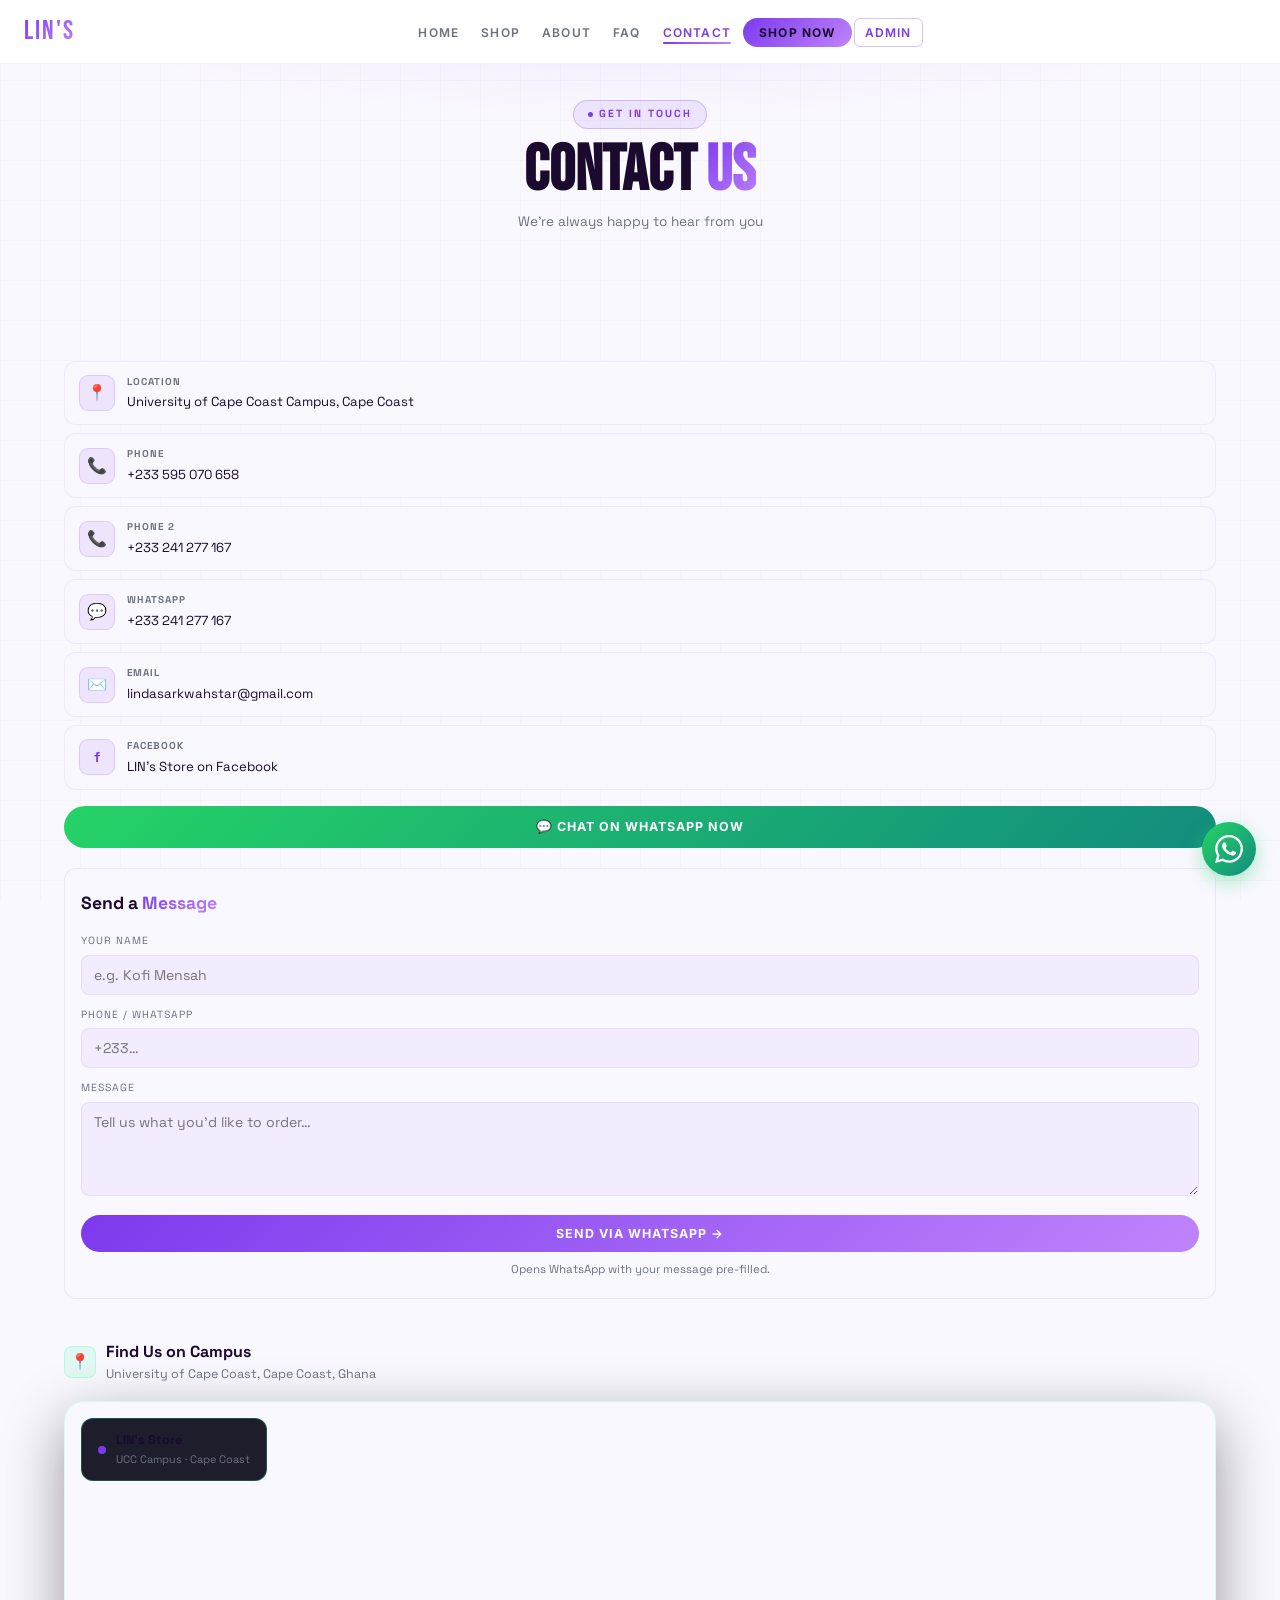
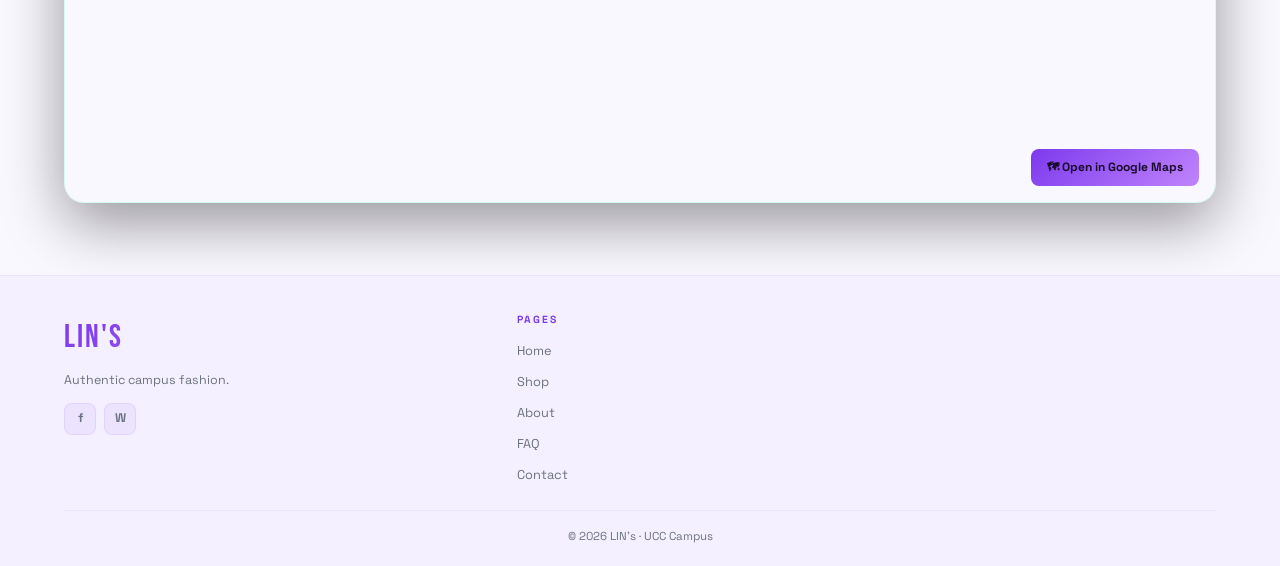
<file: contact.html>
<!DOCTYPE html>
<html lang="en">
<head>
<meta charset="UTF-8"/><meta name="viewport" content="width=device-width, initial-scale=1.0"/>
<title>Contact — LIN's Fashion</title>
<link rel="stylesheet" href="style.css"/>
</head>
<body>
<div class="bg-grid"></div>
<nav class="navbar" id="navbar">
  <a href="index.html" class="nav-logo">LIN's</a>
  <ul class="nav-links">
    <li><a href="index.html">Home</a></li><li><a href="shop.html">Shop</a></li>
    <li><a href="about.html">About</a></li><li><a href="faq.html">FAQ</a></li>
    <li><a href="contact.html" class="active">Contact</a></li>
    <li><a href="shop.html" class="nav-cta-link">Shop Now</a></li>
    <li><a href="admin.html" class="nav-admin-link" onclick="return confirm('Admin only?')">Admin</a></li>
  </ul>
  <div class="nav-right"><button class="hamburger" id="ham" onclick="toggleMenu()"><span></span><span></span><span></span></button></div>
</nav>
<ul class="nav-drawer" id="drawer">
  <li><a href="index.html" onclick="closeMenu()">Home</a></li><li><a href="shop.html" onclick="closeMenu()">Shop</a></li>
  <li><a href="about.html" onclick="closeMenu()">About</a></li><li><a href="faq.html" onclick="closeMenu()">FAQ</a></li>
  <li><a href="contact.html" class="active" onclick="closeMenu()">Contact</a></li>
  <li><a href="shop.html" class="d-cta" onclick="closeMenu()">Shop Now</a></li>
  <li><a href="admin.html" class="d-admin" onclick="return confirm('Admin only?')">Admin</a></li>
</ul>

<div class="page-hero">
  <div class="container">
    <div class="hero-badge-pill" style="justify-content:center;margin-bottom:10px"><span></span>Get In Touch</div>
    <h1>Contact <span class="grad-text">Us</span></h1>
    <p>We're always happy to hear from you</p>
  </div>
</div>

<section class="section">
  <div class="container">
    <div class="contact-list reveal">
      <div class="contact-card">
        <div class="contact-icon">📍</div>
        <div><h4>Location</h4><p>University of Cape Coast Campus, Cape Coast</p></div>
      </div>
      <a href="tel:+233595070658" class="contact-card">
        <div class="contact-icon">📞</div>
        <div><h4>Phone</h4><p>+233 595 070 658</p></div>
      </a>
      <a href="tel:+233241277167" class="contact-card">
        <div class="contact-icon">📞</div>
        <div><h4>Phone 2</h4><p>+233 241 277 167</p></div>
      </a>
      <a href="https://wa.me/233241277167" target="_blank" class="contact-card">
        <div class="contact-icon">💬</div>
        <div><h4>WhatsApp</h4><p>+233 241 277 167</p></div>
      </a>
      <a href="mailto:lindasarkwahstar@gmail.com" class="contact-card">
        <div class="contact-icon">✉️</div>
        <div><h4>Email</h4><p>lindasarkwahstar@gmail.com</p></div>
      </a>
      <a href="https://www.facebook.com/share/1DbM8cs3KP/" target="_blank" class="contact-card">
        <div class="contact-icon" style="font-size:0.9rem;font-weight:900;color:var(--green)">f</div>
        <div><h4>Facebook</h4><p>LIN's Store on Facebook</p></div>
      </a>
    </div>

    <a href="https://wa.me/233241277167?text=Hello%20LIN's!%20I'd%20like%20to%20place%20an%20order." target="_blank"
       class="btn btn-wa btn-full reveal" style="margin-top:16px;display:flex">
      💬 Chat on WhatsApp Now
    </a>

    <div class="contact-form reveal">
      <h3>Send a <span class="grad-text">Message</span></h3>
      <div class="form-group"><label>Your Name</label><input id="cName" type="text" class="form-control" placeholder="e.g. Kofi Mensah"/></div>
      <div class="form-group"><label>Phone / WhatsApp</label><input id="cPhone" type="tel" class="form-control" placeholder="+233…"/></div>
      <div class="form-group"><label>Message</label><textarea id="cMsg" class="form-control" rows="4" placeholder="Tell us what you'd like to order…"></textarea></div>
      <button class="btn btn-green btn-full" onclick="sendWA()">Send via WhatsApp →</button>
      <p style="font-size:0.72rem;color:var(--muted);margin-top:8px;text-align:center">Opens WhatsApp with your message pre-filled.</p>
    </div>

    <!-- MAP SECTION -->
    <div class="reveal" style="margin-top:40px">
      <div style="display:flex;align-items:center;gap:10px;margin-bottom:16px">
        <div style="width:32px;height:32px;background:rgba(0,255,135,0.1);border:1px solid rgba(0,255,135,0.2);border-radius:8px;display:flex;align-items:center;justify-content:center;font-size:1rem">📍</div>
        <div>
          <h3 style="font-size:1rem;font-weight:700">Find Us on Campus</h3>
          <p style="font-size:0.78rem;color:var(--muted)">University of Cape Coast, Cape Coast, Ghana</p>
        </div>
      </div>
      <div style="border-radius:20px;overflow:hidden;border:1px solid rgba(0,255,135,0.15);box-shadow:0 20px 60px rgba(0,0,0,0.4);position:relative">
        <!-- Map iframe -->
        <iframe
          src="https://www.google.com/maps/embed?pb=!1m18!1m12!1m3!1d3975.536!2d-1.2760609!3d5.1054!2m3!1f0!2f0!3f0!3m2!1i1024!2i768!4f13.1!3m3!1m2!1s0xfddfa8e23fbe9a5%3A0x9f52d6bf4b89a99d!2sUniversity%20of%20Cape%20Coast!5e0!3m2!1sen!2sgh!4v1700000000000!5m2!1sen!2sgh"
          width="100%"
          height="400"
          style="border:0;display:block;filter:hue-rotate(140deg) saturate(0.7) brightness(0.8)"
          allowfullscreen=""
          loading="lazy"
          referrerpolicy="no-referrer-when-downgrade"
          title="University of Cape Coast Location">
        </iframe>
        <!-- Overlay label -->
        <div style="position:absolute;top:16px;left:16px;background:rgba(10,10,26,0.92);backdrop-filter:blur(12px);border:1px solid rgba(0,255,135,0.25);border-radius:12px;padding:12px 16px;display:flex;align-items:center;gap:10px">
          <div style="width:8px;height:8px;background:var(--green);border-radius:50%;animation:pulse 2s infinite;flex-shrink:0"></div>
          <div>
            <div style="font-size:0.78rem;font-weight:700;color:var(--text)">LIN's Store</div>
            <div style="font-size:0.68rem;color:var(--muted)">UCC Campus · Cape Coast</div>
          </div>
        </div>
        <!-- Open in Maps button -->
        <a href="https://maps.google.com/?q=University+of+Cape+Coast,+Cape+Coast,+Ghana"
           target="_blank"
           style="position:absolute;bottom:16px;right:16px;background:linear-gradient(135deg,var(--green),var(--cyan));color:var(--dark);font-size:0.75rem;font-weight:700;padding:9px 16px;border-radius:8px;display:flex;align-items:center;gap:6px;text-decoration:none;transition:transform 0.2s,box-shadow 0.2s"
           onmouseover="this.style.transform='translateY(-2px)';this.style.boxShadow='0 8px 20px rgba(0,255,135,0.4)'"
           onmouseout="this.style.transform='';this.style.boxShadow=''">
          🗺 Open in Google Maps
        </a>
      </div>
    </div>
  </div>
</section>

<footer>
  <div class="container">
    <div class="footer-top">
      <div><a href="index.html" class="footer-logo grad-text">LIN's</a><p class="footer-tagline">Authentic campus fashion.</p>
        <div class="footer-socials"><a href="https://www.facebook.com/share/1DbM8cs3KP/" target="_blank" class="social-btn">f</a><a href="https://wa.me/233241277167" target="_blank" class="social-btn">W</a></div>
      </div>
      <div class="footer-col"><h4>Pages</h4><ul><li><a href="index.html">Home</a></li><li><a href="shop.html">Shop</a></li><li><a href="about.html">About</a></li><li><a href="faq.html">FAQ</a></li><li><a href="contact.html">Contact</a></li></ul></div>
    </div>
    <div class="footer-bottom">&copy; 2026 LIN's · UCC Campus</div>
  </div>
</footer>
<a href="https://wa.me/233241277167" target="_blank" class="wa-float"><svg viewBox="0 0 24 24"><path d="M17.472 14.382c-.297-.149-1.758-.867-2.03-.967-.273-.099-.471-.148-.67.15-.197.297-.767.966-.94 1.164-.173.199-.347.223-.644.075-.297-.15-1.255-.463-2.39-1.475-.883-.788-1.48-1.761-1.653-2.059-.173-.297-.018-.458.13-.606.134-.133.298-.347.446-.52.149-.174.198-.298.298-.497.099-.198.05-.371-.025-.52-.075-.149-.669-1.612-.916-2.207-.242-.579-.487-.5-.669-.51-.173-.008-.371-.01-.57-.01-.198 0-.52.074-.792.372-.272.297-1.04 1.016-1.04 2.479 0 1.462 1.065 2.875 1.213 3.074.149.198 2.096 3.2 5.077 4.487.709.306 1.262.489 1.694.625.712.227 1.36.195 1.871.118.571-.085 1.758-.719 2.006-1.413.248-.694.248-1.289.173-1.413-.074-.124-.272-.198-.57-.347m-5.421 7.403h-.004a9.87 9.87 0 01-5.031-1.378l-.361-.214-3.741.982.998-3.648-.235-.374a9.86 9.86 0 01-1.51-5.26c.001-5.45 4.436-9.884 9.888-9.884 2.64 0 5.122 1.03 6.988 2.898a9.825 9.825 0 012.893 6.994c-.003 5.45-4.437 9.884-9.885 9.884m8.413-18.297A11.815 11.815 0 0012.05 0C5.495 0 .16 5.335.157 11.892c0 2.096.547 4.142 1.588 5.945L.057 24l6.305-1.654a11.882 11.882 0 005.683 1.448h.005c6.554 0 11.89-5.335 11.893-11.893a11.821 11.821 0 00-3.48-8.413z"/></svg></a>
<script>
window.addEventListener('scroll',()=>document.getElementById('navbar').classList.toggle('scrolled',scrollY>30));
function toggleMenu(){document.getElementById('ham').classList.toggle('open');document.getElementById('drawer').classList.toggle('open');}
function closeMenu(){document.getElementById('ham').classList.remove('open');document.getElementById('drawer').classList.remove('open');}
const o=new IntersectionObserver(e=>e.forEach(x=>{if(x.isIntersecting){x.target.classList.add('visible');o.unobserve(x.target);}}),{threshold:0.08});
document.querySelectorAll('.reveal').forEach(el=>o.observe(el));
function sendWA(){
  const name=document.getElementById('cName').value.trim();
  const phone=document.getElementById('cPhone').value.trim();
  const msg=document.getElementById('cMsg').value.trim();
  if(!name||!msg){alert('Please fill your name and message.');return;}
  const text=`Hello LIN's Store!\n\n*Name:* ${name}\n${phone?'*Phone:* '+phone+'\n':''}\n*Message:*\n${msg}`;
  window.open('https://wa.me/233241277167?text='+encodeURIComponent(text),'_blank');
}
</script>
</body>
</html>
</file>
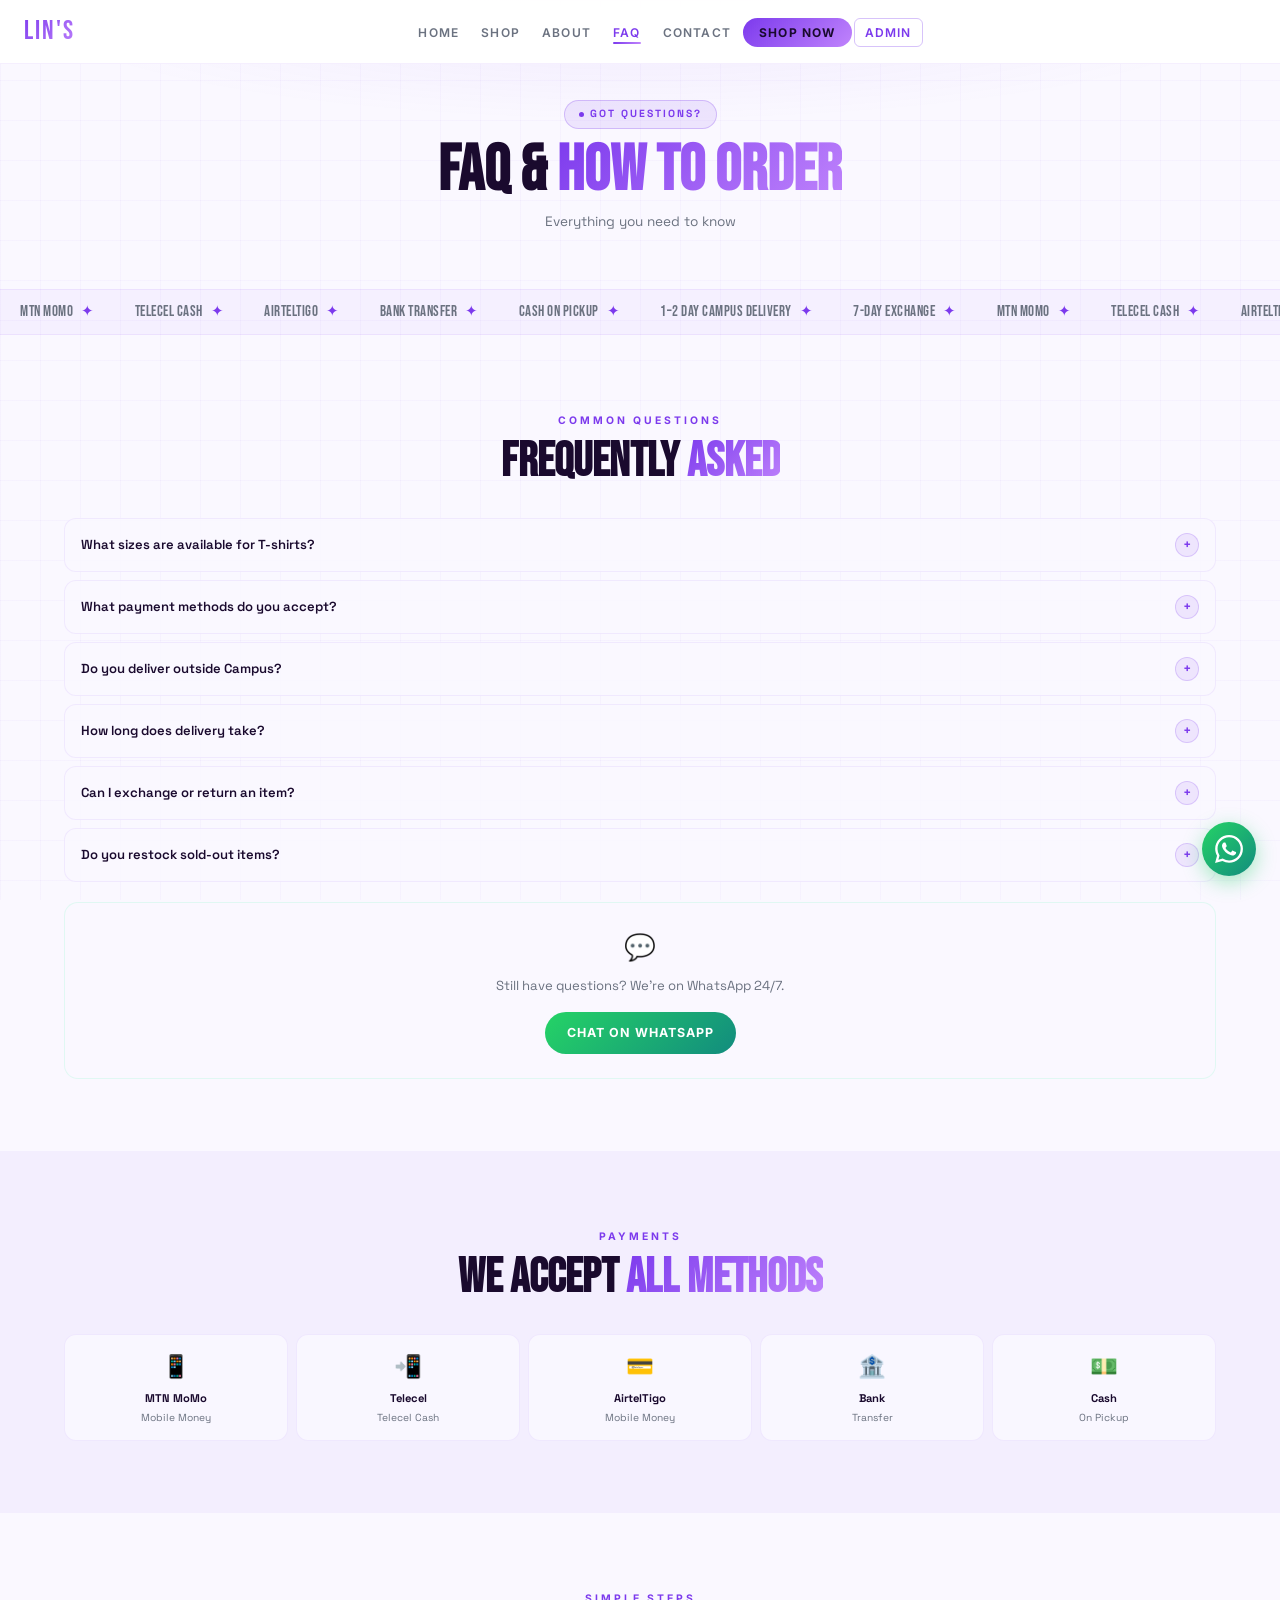
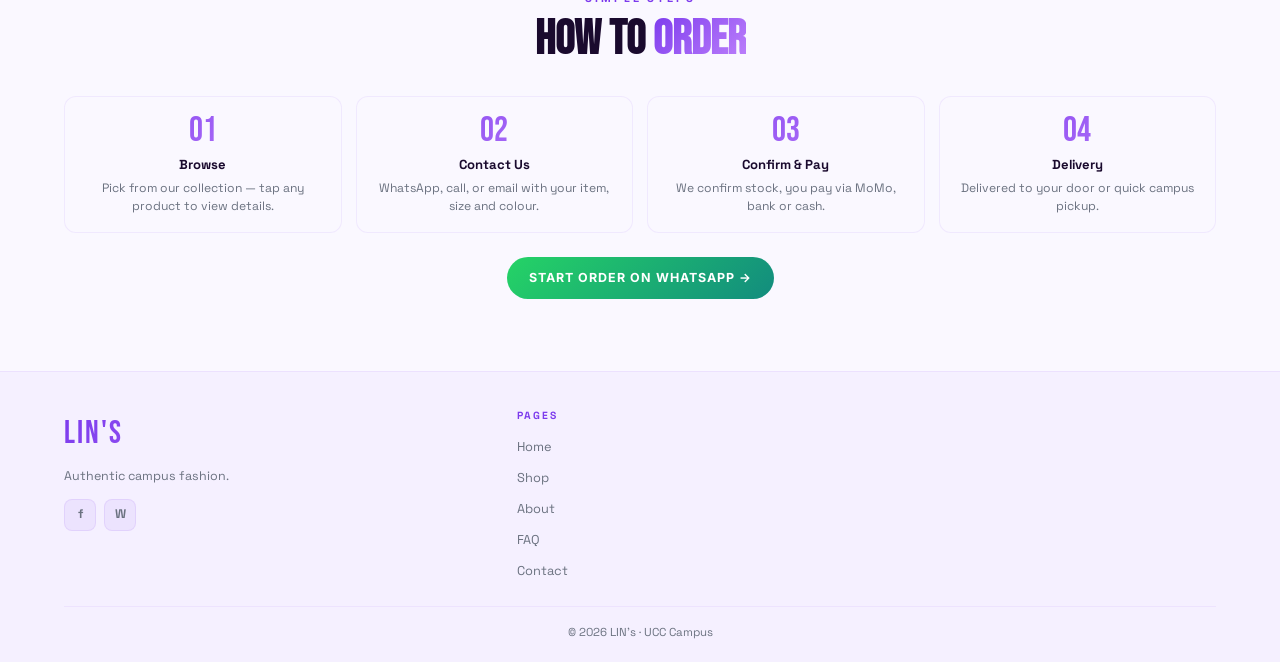
<file: faq.html>
<!DOCTYPE html>
<html lang="en">
<head>
<meta charset="UTF-8"/><meta name="viewport" content="width=device-width, initial-scale=1.0"/>
<title>FAQ — LIN's Fashion</title>
<link rel="stylesheet" href="style.css"/>
</head>
<body>
<div class="bg-grid"></div>
<nav class="navbar" id="navbar">
  <a href="index.html" class="nav-logo">LIN's</a>
  <ul class="nav-links">
    <li><a href="index.html">Home</a></li><li><a href="shop.html">Shop</a></li>
    <li><a href="about.html">About</a></li><li><a href="faq.html" class="active">FAQ</a></li>
    <li><a href="contact.html">Contact</a></li>
    <li><a href="shop.html" class="nav-cta-link">Shop Now</a></li>
    <li><a href="admin.html" class="nav-admin-link" onclick="return confirm('Admin only?')">Admin</a></li>
  </ul>
  <div class="nav-right"><button class="hamburger" id="ham" onclick="toggleMenu()"><span></span><span></span><span></span></button></div>
</nav>
<ul class="nav-drawer" id="drawer">
  <li><a href="index.html" onclick="closeMenu()">Home</a></li><li><a href="shop.html" onclick="closeMenu()">Shop</a></li>
  <li><a href="about.html" onclick="closeMenu()">About</a></li><li><a href="faq.html" class="active" onclick="closeMenu()">FAQ</a></li>
  <li><a href="contact.html" onclick="closeMenu()">Contact</a></li>
  <li><a href="shop.html" class="d-cta" onclick="closeMenu()">Shop Now</a></li>
  <li><a href="admin.html" class="d-admin" onclick="return confirm('Admin only?')">Admin</a></li>
</ul>

<div class="page-hero">
  <div class="container">
    <div class="hero-badge-pill" style="justify-content:center;margin-bottom:10px"><span></span>Got Questions?</div>
    <h1>FAQ & <span class="grad-text">How to Order</span></h1>
    <p>Everything you need to know</p>
  </div>
</div>

<!-- MARQUEE -->
<div class="marquee-wrap">
  <div class="marquee-track">
    <span class="marquee-item">MTN MoMo <em>✦</em></span><span class="marquee-item">Telecel Cash <em>✦</em></span>
    <span class="marquee-item">AirtelTigo <em>✦</em></span><span class="marquee-item">Bank Transfer <em>✦</em></span>
    <span class="marquee-item">Cash on Pickup <em>✦</em></span><span class="marquee-item">1–2 Day Campus Delivery <em>✦</em></span>
    <span class="marquee-item">7-Day Exchange <em>✦</em></span><span class="marquee-item">MTN MoMo <em>✦</em></span>
    <span class="marquee-item">Telecel Cash <em>✦</em></span><span class="marquee-item">AirtelTigo <em>✦</em></span>
    <span class="marquee-item">Bank Transfer <em>✦</em></span><span class="marquee-item">Cash on Pickup <em>✦</em></span>
    <span class="marquee-item">1–2 Day Campus Delivery <em>✦</em></span><span class="marquee-item">7-Day Exchange <em>✦</em></span>
  </div>
</div>

<!-- FAQ -->
<section class="section">
  <div class="container">
    <div class="section-head reveal">
      <div class="section-eye">Common Questions</div>
      <h2 class="section-title">Frequently <span class="grad-text">Asked</span></h2>
    </div>
    <div class="faq-list reveal">
      <div class="faq-item" onclick="toggleFaq(this)">
        <div class="faq-q"><span>What sizes are available for T-shirts?</span><span class="faq-icon">+</span></div>
        <div class="faq-body"><div class="faq-a">We stock sizes from <strong style="color:var(--green)">S to 3XL</strong>. Mention your size when you contact us and we'll confirm availability.</div></div>
      </div>
      <div class="faq-item" onclick="toggleFaq(this)">
        <div class="faq-q"><span>What payment methods do you accept?</span><span class="faq-icon">+</span></div>
        <div class="faq-body"><div class="faq-a"><strong style="color:var(--green)">MTN Mobile Money, Telecel Cash, AirtelTigo Money</strong>, bank transfers, and <strong style="color:var(--cyan)">cash on pickup</strong>.</div></div>
      </div>
      <div class="faq-item" onclick="toggleFaq(this)">
        <div class="faq-q"><span>Do you deliver outside Campus?</span><span class="faq-icon">+</span></div>
        <div class="faq-body"><div class="faq-a">Yes! We deliver <strong style="color:var(--green)">nationwide across Ghana</strong>. Contact us for your area's delivery rate.</div></div>
      </div>
      <div class="faq-item" onclick="toggleFaq(this)">
        <div class="faq-q"><span>How long does delivery take?</span><span class="faq-icon">+</span></div>
        <div class="faq-body"><div class="faq-a">Campus: <strong style="color:var(--green)">1–2 business days</strong>. Nationwide: <strong style="color:var(--cyan)">2–5 business days</strong> depending on your region.</div></div>
      </div>
      <div class="faq-item" onclick="toggleFaq(this)">
        <div class="faq-q"><span>Can I exchange or return an item?</span><span class="faq-icon">+</span></div>
        <div class="faq-body"><div class="faq-a">Yes! Exchanges within <strong style="color:var(--green)">7 days of delivery</strong>, if unused and in original condition. WhatsApp us to arrange.</div></div>
      </div>
      <div class="faq-item" onclick="toggleFaq(this)">
        <div class="faq-q"><span>Do you restock sold-out items?</span><span class="faq-icon">+</span></div>
        <div class="faq-body"><div class="faq-a">Yes! Follow us on <strong style="color:var(--green)">Facebook</strong> or WhatsApp us to get notified when items are back in stock.</div></div>
      </div>
    </div>
    <div style="text-align:center;margin-top:20px;background:var(--glass);border:1px solid rgba(0,255,135,0.1);border-radius:14px;padding:24px 16px" class="reveal">
      <div style="font-size:1.6rem;margin-bottom:8px">💬</div>
      <p style="font-size:0.82rem;color:var(--muted);margin-bottom:16px">Still have questions? We're on WhatsApp 24/7.</p>
      <a href="https://wa.me/233241277167?text=Hello%20LIN's!%20I%20have%20a%20question." target="_blank" class="btn btn-wa">Chat on WhatsApp</a>
    </div>
  </div>
</section>

<!-- PAYMENTS -->
<section class="section section-alt">
  <div class="container">
    <div class="section-head reveal">
      <div class="section-eye">Payments</div>
      <h2 class="section-title">We Accept <span class="grad-text">All Methods</span></h2>
    </div>
    <div class="payment-grid reveal">
      <div class="payment-card"><div class="icon">📱</div><h4>MTN MoMo</h4><p>Mobile Money</p></div>
      <div class="payment-card"><div class="icon">📲</div><h4>Telecel</h4><p>Telecel Cash</p></div>
      <div class="payment-card"><div class="icon">💳</div><h4>AirtelTigo</h4><p>Mobile Money</p></div>
      <div class="payment-card"><div class="icon">🏦</div><h4>Bank</h4><p>Transfer</p></div>
      <div class="payment-card"><div class="icon">💵</div><h4>Cash</h4><p>On Pickup</p></div>
    </div>
  </div>
</section>

<!-- HOW TO ORDER -->
<section class="section">
  <div class="container">
    <div class="section-head reveal">
      <div class="section-eye">Simple Steps</div>
      <h2 class="section-title">How to <span class="grad-text">Order</span></h2>
    </div>
    <div class="steps-grid">
      <div class="step-card reveal d1"><div class="step-num grad-text">01</div><h3>Browse</h3><p>Pick from our collection — tap any product to view details.</p></div>
      <div class="step-card reveal d2"><div class="step-num grad-text">02</div><h3>Contact Us</h3><p>WhatsApp, call, or email with your item, size and colour.</p></div>
      <div class="step-card reveal d3"><div class="step-num grad-text">03</div><h3>Confirm & Pay</h3><p>We confirm stock, you pay via MoMo, bank or cash.</p></div>
      <div class="step-card reveal d4"><div class="step-num grad-text">04</div><h3>Delivery</h3><p>Delivered to your door or quick campus pickup.</p></div>
    </div>
    <div style="text-align:center;margin-top:24px" class="reveal">
      <a href="https://wa.me/233241277167?text=Hello%20LIN's!%20I'd%20like%20to%20place%20an%20order." target="_blank" class="btn btn-wa">Start Order on WhatsApp →</a>
    </div>
  </div>
</section>

<footer>
  <div class="container">
    <div class="footer-top">
      <div><a href="index.html" class="footer-logo grad-text">LIN's</a><p class="footer-tagline">Authentic campus fashion.</p>
        <div class="footer-socials"><a href="https://www.facebook.com/share/1DbM8cs3KP/" target="_blank" class="social-btn">f</a><a href="https://wa.me/233241277167" target="_blank" class="social-btn">W</a></div>
      </div>
      <div class="footer-col"><h4>Pages</h4><ul><li><a href="index.html">Home</a></li><li><a href="shop.html">Shop</a></li><li><a href="about.html">About</a></li><li><a href="faq.html">FAQ</a></li><li><a href="contact.html">Contact</a></li></ul></div>
    </div>
    <div class="footer-bottom">&copy; 2026 LIN's · UCC Campus</div>
  </div>
</footer>
<a href="https://wa.me/233241277167" target="_blank" class="wa-float"><svg viewBox="0 0 24 24"><path d="M17.472 14.382c-.297-.149-1.758-.867-2.03-.967-.273-.099-.471-.148-.67.15-.197.297-.767.966-.94 1.164-.173.199-.347.223-.644.075-.297-.15-1.255-.463-2.39-1.475-.883-.788-1.48-1.761-1.653-2.059-.173-.297-.018-.458.13-.606.134-.133.298-.347.446-.52.149-.174.198-.298.298-.497.099-.198.05-.371-.025-.52-.075-.149-.669-1.612-.916-2.207-.242-.579-.487-.5-.669-.51-.173-.008-.371-.01-.57-.01-.198 0-.52.074-.792.372-.272.297-1.04 1.016-1.04 2.479 0 1.462 1.065 2.875 1.213 3.074.149.198 2.096 3.2 5.077 4.487.709.306 1.262.489 1.694.625.712.227 1.36.195 1.871.118.571-.085 1.758-.719 2.006-1.413.248-.694.248-1.289.173-1.413-.074-.124-.272-.198-.57-.347m-5.421 7.403h-.004a9.87 9.87 0 01-5.031-1.378l-.361-.214-3.741.982.998-3.648-.235-.374a9.86 9.86 0 01-1.51-5.26c.001-5.45 4.436-9.884 9.888-9.884 2.64 0 5.122 1.03 6.988 2.898a9.825 9.825 0 012.893 6.994c-.003 5.45-4.437 9.884-9.885 9.884m8.413-18.297A11.815 11.815 0 0012.05 0C5.495 0 .16 5.335.157 11.892c0 2.096.547 4.142 1.588 5.945L.057 24l6.305-1.654a11.882 11.882 0 005.683 1.448h.005c6.554 0 11.89-5.335 11.893-11.893a11.821 11.821 0 00-3.48-8.413z"/></svg></a>
<script>
window.addEventListener('scroll',()=>document.getElementById('navbar').classList.toggle('scrolled',scrollY>30));
function toggleMenu(){document.getElementById('ham').classList.toggle('open');document.getElementById('drawer').classList.toggle('open');}
function closeMenu(){document.getElementById('ham').classList.remove('open');document.getElementById('drawer').classList.remove('open');}
function toggleFaq(item){const isOpen=item.classList.contains('open');document.querySelectorAll('.faq-item.open').forEach(i=>i.classList.remove('open'));if(!isOpen)item.classList.add('open');}
const o=new IntersectionObserver(e=>e.forEach(x=>{if(x.isIntersecting){x.target.classList.add('visible');o.unobserve(x.target);}}),{threshold:0.08});
document.querySelectorAll('.reveal').forEach(el=>o.observe(el));
</script>
</body>
</html>
</file>
<file: style.css>
/* ============================================================
   LIN's Store — Mobile-First Stylesheet
   Palette: #7C3AED | #C084FC | #FAF8FF | #FFFFFF
   ============================================================ */
@import url('https://fonts.googleapis.com/css2?family=Bebas+Neue&family=Inter:wght@300;400;500;600;700&family=Space+Grotesk:wght@400;500;600;700&display=swap');

*, *::before, *::after { box-sizing: border-box; margin: 0; padding: 0; }
html, body { overflow-x: hidden; max-width: 100%; }

:root {
  --green:  #7C3AED;
  --cyan:   #C084FC;
  --dark:   #1A0A2E;
  --navy:   #FFFFFF;
  --glass:  rgba(250,248,255,0.9);
  --text:   #1A0A2E;
  --muted:  #6B7280;
  --fd:     'Bebas Neue', sans-serif;
  --fb:     'Space Grotesk', sans-serif;
  --fi:     'Inter', sans-serif;
  --r:      12px;
  --t:      0.3s cubic-bezier(0.4,0,0.2,1);
}

::-webkit-scrollbar { width: 4px; }
::-webkit-scrollbar-track { background: #F3F0FF; }
::-webkit-scrollbar-thumb { background: var(--green); border-radius: 2px; }
::selection { background: var(--green); color: var(--dark); }

body {
  background: #FAF8FF;
  color: var(--text);
  font-family: var(--fb);
  font-size: 15px;
  line-height: 1.6;
}

a { color: inherit; text-decoration: none; }
img { max-width: 100%; display: block; }

.container { width: 100%; max-width: 1200px; margin: 0 auto; padding: 0 16px; }
.grad-text {
  background: linear-gradient(135deg, #7C3AED, #C084FC);
  -webkit-background-clip: text; -webkit-text-fill-color: transparent; background-clip: text;
}

/* ── BG GRID ── */
.bg-grid {
  position: fixed; inset: 0; z-index: 0; pointer-events: none;
  background-image:
    linear-gradient(rgba(124,58,237,0.03) 1px, transparent 1px),
    linear-gradient(90deg, rgba(124,58,237,0.03) 1px, transparent 1px);
  background-size: 40px 40px;
}

/* ══════════════════════════════════════
   NAVBAR
══════════════════════════════════════ */
.navbar {
  position: fixed; top: 0; left: 0; right: 0; z-index: 1000;
  padding: 0 16px; height: 56px;
  display: flex; align-items: center; justify-content: space-between;
  background: rgba(255,255,255,0.96);
  backdrop-filter: blur(16px);
  border-bottom: 1px solid rgba(124,58,237,0.08);
  transition: var(--t);
}
.navbar.scrolled { background: rgba(255,255,255,0.99); box-shadow: 0 2px 20px rgba(124,58,237,0.15); }

.nav-logo {
  font-family: var(--fd); font-size: 1.7rem; letter-spacing: 2px;
  background: linear-gradient(135deg, #7C3AED, #C084FC);
  -webkit-background-clip: text; -webkit-text-fill-color: transparent; background-clip: text;
  flex-shrink: 0;
}

.nav-right { display: flex; align-items: center; gap: 8px; }

/* Desktop links — hidden on mobile */
.nav-links {
  display: none;
  list-style: none; gap: 2px; align-items: center;
}
.nav-links a {
  font-family: var(--fi); font-size: 0.75rem; font-weight: 600;
  text-transform: uppercase; letter-spacing: 1.2px; color: var(--muted);
  padding: 6px 10px; border-radius: 6px; transition: var(--t);
}
.nav-links a:hover, .nav-links a.active { color: var(--green); }
.nav-cta-link {
  background: linear-gradient(135deg, #7C3AED, #C084FC) !important;
  color: var(--dark) !important; font-weight: 700 !important;
  border-radius: 30px !important; padding: 7px 16px !important;
}
.nav-admin-link {
  border: 1px solid rgba(124,58,237,0.3) !important;
  color: var(--green) !important; border-radius: 6px !important;
}

/* Hamburger */
.hamburger {
  display: flex; flex-direction: column; gap: 4px;
  cursor: pointer; padding: 6px; border: none; background: none;
}
.hamburger span {
  display: block; width: 22px; height: 2px;
  background: var(--green); border-radius: 2px; transition: var(--t);
}
.hamburger.open span:nth-child(1) { transform: translateY(6px) rotate(45deg); }
.hamburger.open span:nth-child(2) { opacity: 0; }
.hamburger.open span:nth-child(3) { transform: translateY(-6px) rotate(-45deg); }

/* Mobile drawer */
.nav-drawer {
  position: fixed; inset: 56px 0 0 0; z-index: 999;
  background: rgba(255,255,255,0.98); backdrop-filter: blur(20px);
  display: flex; flex-direction: column; align-items: center; justify-content: center;
  gap: 6px; opacity: 0; pointer-events: none;
  transition: opacity var(--t);
  list-style: none;
}
.nav-drawer.open { opacity: 1; pointer-events: all; }
.nav-drawer a {
  font-family: var(--fi); font-size: 1rem; font-weight: 600;
  text-transform: uppercase; letter-spacing: 1.5px; color: var(--muted);
  padding: 12px 32px; border-radius: 8px; transition: var(--t); display: block;
}
.nav-drawer a:hover, .nav-drawer a.active { color: var(--green); background: rgba(124,58,237,0.06); }
.nav-drawer .d-cta {
  background: linear-gradient(135deg, #7C3AED, #C084FC);
  color: var(--dark) !important; font-weight: 700 !important; border-radius: 30px !important;
  margin-top: 8px;
}
.nav-drawer .d-admin {
  border: 1px solid rgba(124,58,237,0.3); color: var(--green) !important; border-radius: 8px !important;
}

/* ══════════════════════════════════════
   HERO
══════════════════════════════════════ */
.hero {
  position: relative; overflow: hidden;
  padding: 72px 0 40px; min-height: 100svh;
  display: flex; align-items: center;
}
.hero-orb {
  position: absolute; border-radius: 50%; filter: blur(60px);
  animation: orbFloat 8s ease-in-out infinite; pointer-events: none;
}
.hero-orb-1 { width: 180px; height: 180px; background: rgba(124,58,237,0.18); top: 10%; right: -40px; }
.hero-orb-2 { width: 140px; height: 140px; background: rgba(192,132,252,0.12); bottom: 15%; left: -30px; animation-delay:-3s; }
@keyframes orbFloat {
  0%,100% { transform: translate(0,0); }
  50% { transform: translate(12px,-20px); }
}

.hero-inner {
  position: relative; z-index: 2;
  display: flex; flex-direction: column; align-items: center;
  gap: 24px; text-align: center;
}
.hero-badge-pill {
  display: inline-flex; align-items: center; gap: 6px;
  background: rgba(124,58,237,0.1); border: 1px solid rgba(124,58,237,0.25);
  color: var(--green); font-size: 0.65rem; font-weight: 700;
  letter-spacing: 2px; text-transform: uppercase;
  padding: 5px 14px; border-radius: 30px;
  animation: fadeUp 0.6s ease both;
}
.hero-badge-pill span { width: 5px; height: 5px; background: var(--green); border-radius: 50%; animation: pulse 2s infinite; }
@keyframes pulse { 0%,100%{opacity:1;transform:scale(1)} 50%{opacity:0.4;transform:scale(1.6)} }

.hero-title {
  font-family: var(--fd);
  font-size: clamp(2.6rem, 13vw, 5rem);
  line-height: 0.92; letter-spacing: 1px;
  animation: fadeUp 0.6s 0.1s ease both;
}

.hero-sub {
  font-size: 0.9rem; color: var(--muted); max-width: 300px;
  line-height: 1.7; animation: fadeUp 0.6s 0.2s ease both;
}

.hero-img-wrap {
  width: 100%; max-width: 280px;
  border-radius: 16px; overflow: hidden;
  border: 1px solid rgba(124,58,237,0.12);
  box-shadow: 0 20px 60px rgba(124,58,237,0.15);
  aspect-ratio: 3/4; background: var(--navy);
  position: relative;
  animation: fadeUp 0.6s 0.15s ease both;
}
.hero-img-wrap img { width: 100%; height: 100%; object-fit: cover; }
.hero-img-overlay {
  position: absolute; bottom: 0; left: 0; right: 0;
  background: linear-gradient(transparent, rgba(255,255,255,0.82));
  padding: 20px 14px 14px;
}
.hero-live-badge {
  display: inline-flex; align-items: center; gap: 6px;
  background: rgba(255,255,255,0.9); backdrop-filter: blur(8px);
  border: 1px solid rgba(124,58,237,0.2); border-radius: 8px;
  padding: 6px 10px; font-size: 0.72rem;
}
.hero-live-dot { width: 6px; height: 6px; background: var(--green); border-radius: 50%; animation: pulse 2s infinite; }

.hero-btns {
  display: flex; gap: 10px; flex-wrap: wrap; justify-content: center;
  animation: fadeUp 0.6s 0.3s ease both;
}

@keyframes fadeUp { from{opacity:0;transform:translateY(24px)} to{opacity:1;transform:translateY(0)} }

/* ══════════════════════════════════════
   BUTTONS
══════════════════════════════════════ */
.btn {
  display: inline-flex; align-items: center; justify-content: center; gap: 6px;
  font-family: var(--fi); font-size: 0.78rem; font-weight: 700;
  letter-spacing: 1px; text-transform: uppercase;
  padding: 11px 22px; border-radius: 30px; border: none; cursor: pointer;
  transition: var(--t);
}
.btn-green {
  background: linear-gradient(135deg, #7C3AED, #C084FC);
  color: var(--dark);
}
.btn-green:hover { transform: translateY(-2px); box-shadow: 0 8px 24px rgba(124,58,237,0.35); }
.btn-ghost {
  background: transparent; border: 1px solid rgba(124,58,237,0.35); color: #7C3AED;
}
.btn-ghost:hover { background: rgba(124,58,237,0.08); transform: translateY(-2px); }
.btn-wa {
  background: linear-gradient(135deg, #25D366, #128C7E);
  color: #fff;
}
.btn-wa:hover { transform: translateY(-2px); box-shadow: 0 8px 24px rgba(37,211,102,0.35); }
.btn-full { width: 100%; }

/* ══════════════════════════════════════
   MARQUEE
══════════════════════════════════════ */
.marquee-wrap {
  overflow: hidden; padding: 10px 0;
  background: rgba(124,58,237,0.04);
  border-top: 1px solid rgba(124,58,237,0.08);
  border-bottom: 1px solid rgba(124,58,237,0.08);
}
.marquee-track { display: flex; white-space: nowrap; animation: marquee 18s linear infinite; }
.marquee-item {
  display: inline-flex; align-items: center; gap: 8px;
  padding: 0 20px; font-family: var(--fd); font-size: 0.95rem;
  color: var(--muted); letter-spacing: 0.5px;
}
.marquee-item em { color: var(--green); font-style: normal; }
@keyframes marquee { to { transform: translateX(-50%); } }

/* ══════════════════════════════════════
   SECTION HELPERS
══════════════════════════════════════ */
.section { padding: 48px 0; position: relative; z-index: 1; }
.section-alt { background: rgba(124,58,237,0.05); }
.section-head { text-align: center; margin-bottom: 32px; }
.section-eye {
  display: inline-block; color: var(--green); font-family: var(--fi);
  font-size: 0.65rem; font-weight: 700; letter-spacing: 3px;
  text-transform: uppercase; margin-bottom: 8px;
}
.section-title {
  font-family: var(--fd); font-size: clamp(1.7rem, 7vw, 2.8rem);
  line-height: 1; margin-bottom: 8px;
}
.section-sub { font-size: 0.85rem; color: var(--muted); max-width: 320px; margin: 0 auto; }

/* ══════════════════════════════════════
   PAGE HERO (inner pages)
══════════════════════════════════════ */
.page-hero {
  padding: 80px 0 40px; text-align: center; position: relative; z-index: 1;
  background: radial-gradient(ellipse 70% 60% at 50% 0%, rgba(124,58,237,0.08) 0%, transparent 70%);
}
.page-hero h1 { font-family: var(--fd); font-size: clamp(2rem,10vw,3.5rem); line-height: 1; margin-bottom: 8px; }
.page-hero p { font-size: 0.85rem; color: var(--muted); }

/* ══════════════════════════════════════
   PRODUCT CARDS
══════════════════════════════════════ */
.filter-bar { display: flex; gap: 6px; flex-wrap: wrap; justify-content: center; margin-bottom: 20px; }
.filter-btn {
  background: transparent; border: 1px solid rgba(124,58,237,0.1);
  color: var(--muted); font-family: var(--fi); font-size: 0.7rem;
  font-weight: 600; letter-spacing: 1px; text-transform: uppercase;
  padding: 6px 14px; border-radius: 20px; cursor: pointer; transition: var(--t);
}
.filter-btn.active, .filter-btn:hover { background: rgba(124,58,237,0.1); border-color: var(--green); color: var(--green); }

.products-grid {
  display: grid;
  grid-template-columns: repeat(2, 1fr);
  gap: 10px;
}
.product-card {
  background: var(--navy); border: 1px solid rgba(124,58,237,0.08);
  border-radius: var(--r); overflow: hidden; cursor: pointer;
  transition: var(--t); position: relative;
}
.product-card:hover { border-color: rgba(124,58,237,0.3); transform: translateY(-3px); box-shadow: 0 12px 32px rgba(124,58,237,0.1); }
.product-card:active { transform: scale(0.98); }

.product-img {
  position: relative; overflow: hidden;
  aspect-ratio: 1; background: #FAF8FF;
}
.product-img img { width: 100%; height: 100%; object-fit: cover; transition: transform 0.4s ease; }
.product-card:hover .product-img img { transform: scale(1.06); }
.product-img-ph {
  width: 100%; height: 100%;
  display: flex; align-items: center; justify-content: center;
  font-size: 2rem; color: rgba(124,58,237,0.15);
  background: linear-gradient(135deg, var(--navy), rgba(124,58,237,0.03));
}
.product-badge-tag {
  position: absolute; top: 6px; left: 6px;
  background: linear-gradient(135deg, #7C3AED, #C084FC);
  color: var(--dark); font-size: 0.58rem; font-weight: 800;
  letter-spacing: 0.5px; text-transform: uppercase;
  padding: 3px 7px; border-radius: 10px;
}
.product-info { padding: 8px 10px 10px; }
.product-cat-label { font-size: 0.6rem; color: var(--green); text-transform: uppercase; letter-spacing: 1.5px; margin-bottom: 3px; }
.product-name { font-size: 0.82rem; font-weight: 600; color: var(--text); margin-bottom: 4px; line-height: 1.3; }
.product-price { font-family: var(--fd); font-size: 1.05rem; color: var(--green); }
.product-colors { display: flex; gap: 4px; margin-top: 5px; }
.color-dot { width: 10px; height: 10px; border-radius: 50%; border: 1px solid rgba(124,58,237,0.15); }

/* ══════════════════════════════════════
   MODAL
══════════════════════════════════════ */
.modal-overlay {
  position: fixed; inset: 0; z-index: 2000;
  background: rgba(255,255,255,0.93); backdrop-filter: blur(10px);
  display: flex; align-items: flex-end; justify-content: center;
  padding: 0; opacity: 0; visibility: hidden; transition: var(--t);
}
.modal-overlay.open { opacity: 1; visibility: visible; }
.modal-box {
  background: var(--navy); border: 1px solid rgba(124,58,237,0.12);
  border-radius: 20px 20px 0 0; width: 100%; max-width: 480px;
  max-height: 90svh; overflow-y: auto;
  transform: translateY(100%); transition: transform 0.4s cubic-bezier(0.4,0,0.2,1);
  position: relative;
}
.modal-overlay.open .modal-box { transform: translateY(0); }
.modal-drag { width: 36px; height: 4px; background: rgba(124,58,237,0.15); border-radius: 2px; margin: 10px auto 0; }
.modal-img-area {
  aspect-ratio: 16/9; background: #FAF8FF; overflow: hidden;
}
.modal-img-area img { width: 100%; height: 100%; object-fit: cover; }
.modal-img-ph { width: 100%; height: 100%; display: flex; align-items: center; justify-content: center; font-size: 3.5rem; color: rgba(124,58,237,0.12); }
.modal-body { padding: 16px; display: flex; flex-direction: column; gap: 12px; }
.modal-cat-tag { font-size: 0.62rem; color: var(--green); text-transform: uppercase; letter-spacing: 1.5px; }
.modal-prod-name { font-family: var(--fd); font-size: 1.6rem; line-height: 1; }
.modal-prod-price { font-family: var(--fd); font-size: 1.4rem; color: var(--green); }
.modal-label { font-size: 0.65rem; color: var(--muted); text-transform: uppercase; letter-spacing: 1.5px; margin-bottom: 6px; }
.size-row { display: flex; gap: 6px; flex-wrap: wrap; }
.size-chip {
  min-width: 36px; height: 36px; padding: 0 8px;
  border-radius: 8px; border: 1px solid rgba(124,58,237,0.1);
  background: transparent; color: var(--text);
  font-family: var(--fi); font-size: 0.75rem; font-weight: 600;
  cursor: pointer; transition: var(--t); display: flex; align-items: center; justify-content: center;
}
.size-chip:hover, .size-chip.active { background: var(--green); color: var(--dark); border-color: var(--green); }
.color-row { display: flex; gap: 8px; flex-wrap: wrap; }
.color-chip {
  width: 24px; height: 24px; border-radius: 50%;
  border: 2px solid transparent; cursor: pointer; transition: var(--t);
}
.color-chip.active { border-color: var(--green); transform: scale(1.25); }
.modal-close-btn {
  position: absolute; top: 10px; right: 12px;
  width: 30px; height: 30px; border-radius: 50%;
  background: rgba(124,58,237,0.1); border: none;
  color: var(--text); font-size: 1rem; cursor: pointer;
  display: flex; align-items: center; justify-content: center; transition: var(--t);
}
.modal-close-btn:hover { background: rgba(255,0,0,0.2); color: #ff4444; }

/* ══════════════════════════════════════
   STATS BAR
══════════════════════════════════════ */
.stats-bar {
  display: grid; grid-template-columns: repeat(2,1fr);
  gap: 1px; background: rgba(124,58,237,0.07);
  border-radius: var(--r); overflow: hidden;
}
.stat-item { background: var(--navy); padding: 20px 12px; text-align: center; transition: var(--t); }
.stat-item:hover { background: rgba(22,33,62,0.95); }
.stat-num { font-family: var(--fd); font-size: 2rem; line-height: 1; margin-bottom: 2px; }
.stat-lbl { font-size: 0.65rem; color: var(--muted); text-transform: uppercase; letter-spacing: 1px; }

/* ══════════════════════════════════════
   ORDER STEPS
══════════════════════════════════════ */
.steps-grid { display: grid; grid-template-columns: 1fr 1fr; gap: 10px; }
.step-card {
  background: var(--glass); border: 1px solid rgba(124,58,237,0.08);
  border-radius: var(--r); padding: 16px 14px; text-align: center;
  transition: var(--t); position: relative; overflow: hidden;
}
.step-card::after {
  content:''; position:absolute; bottom:0; left:0; right:0; height:2px;
  background: linear-gradient(90deg, #7C3AED, #C084FC);
  transform: scaleX(0); transform-origin: left; transition: transform 0.4s ease;
}
.step-card:hover::after { transform: scaleX(1); }
.step-card:hover { border-color: rgba(124,58,237,0.2); }
.step-num { font-family: var(--fd); font-size: 2.2rem; line-height: 1; margin-bottom: 6px; }
.step-card h3 { font-size: 0.82rem; font-weight: 700; margin-bottom: 4px; }
.step-card p { font-size: 0.76rem; color: var(--muted); line-height: 1.5; }

/* ══════════════════════════════════════
   ABOUT CARDS
══════════════════════════════════════ */
.about-grid { display: grid; grid-template-columns: 1fr 1fr; gap: 10px; }
.about-card {
  background: var(--glass); border: 1px solid rgba(124,58,237,0.08);
  border-radius: var(--r); padding: 18px 14px;
  transition: var(--t);
}
.about-card:hover { border-color: rgba(124,58,237,0.25); transform: translateY(-3px); }
.about-icon { font-size: 1.4rem; margin-bottom: 8px; }
.about-card h3 { font-size: 0.85rem; font-weight: 700; margin-bottom: 5px; }
.about-card p { font-size: 0.78rem; color: var(--muted); line-height: 1.6; }

/* ══════════════════════════════════════
   FAQ ACCORDION
══════════════════════════════════════ */
.faq-list { display: flex; flex-direction: column; gap: 8px; }
.faq-item {
  background: var(--glass); border: 1px solid rgba(124,58,237,0.08);
  border-radius: var(--r); overflow: hidden; transition: var(--t);
}
.faq-item.open { border-color: rgba(124,58,237,0.25); }
.faq-q {
  display: flex; align-items: center; justify-content: space-between;
  padding: 14px 16px; cursor: pointer; gap: 10px;
  font-size: 0.82rem; font-weight: 600; color: var(--text);
}
.faq-item.open .faq-q { color: var(--green); }
.faq-icon {
  width: 24px; height: 24px; border-radius: 50%; flex-shrink: 0;
  background: rgba(124,58,237,0.1); border: 1px solid rgba(124,58,237,0.2);
  display: flex; align-items: center; justify-content: center;
  color: var(--green); font-size: 0.85rem; transition: transform var(--t);
}
.faq-item.open .faq-icon { transform: rotate(45deg); background: rgba(124,58,237,0.2); }
.faq-body { max-height: 0; overflow: hidden; transition: max-height 0.35s ease; }
.faq-item.open .faq-body { max-height: 200px; }
.faq-a {
  padding: 0 16px 14px; font-size: 0.8rem; color: var(--muted);
  line-height: 1.7; border-top: 1px solid rgba(124,58,237,0.07); padding-top: 10px;
}

/* ══════════════════════════════════════
   CONTACT
══════════════════════════════════════ */
.contact-list { display: flex; flex-direction: column; gap: 8px; }
.contact-card {
  display: flex; align-items: center; gap: 12px;
  background: var(--glass); border: 1px solid rgba(124,58,237,0.08);
  border-radius: var(--r); padding: 12px 14px; transition: var(--t);
}
.contact-card:hover { border-color: rgba(124,58,237,0.2); transform: translateX(3px); }
.contact-icon {
  width: 36px; height: 36px; border-radius: 9px; flex-shrink: 0;
  background: rgba(124,58,237,0.1); border: 1px solid rgba(124,58,237,0.15);
  display: flex; align-items: center; justify-content: center; font-size: 1rem;
}
.contact-card h4 { font-size: 0.62rem; color: var(--muted); text-transform: uppercase; letter-spacing: 1px; margin-bottom: 2px; }
.contact-card a, .contact-card p { font-size: 0.82rem; color: var(--text); transition: color 0.2s; }
.contact-card a:hover { color: var(--green); }

.contact-form {
  background: var(--glass); border: 1px solid rgba(124,58,237,0.1);
  border-radius: var(--r); padding: 20px 16px; margin-top: 20px;
}
.contact-form h3 { font-size: 1.1rem; font-weight: 700; margin-bottom: 16px; }

.form-group { margin-bottom: 12px; }
.form-group label { display: block; font-size: 0.65rem; color: var(--muted); letter-spacing: 1px; text-transform: uppercase; margin-bottom: 5px; }
.form-control {
  width: 100%; background: rgba(124,58,237,0.06);
  border: 1px solid rgba(124,58,237,0.1);
  border-radius: 8px; color: var(--text);
  font-family: var(--fb); font-size: 0.88rem;
  padding: 10px 12px; outline: none; transition: var(--t);
}
.form-control:focus { border-color: var(--green); background: rgba(124,58,237,0.03); }
textarea.form-control { resize: vertical; min-height: 90px; }
select.form-control option { background: var(--navy); }

/* ══════════════════════════════════════
   PAYMENT CARDS
══════════════════════════════════════ */
.payment-grid { display: grid; grid-template-columns: repeat(3,1fr); gap: 8px; }
.payment-card {
  background: var(--glass); border: 1px solid rgba(124,58,237,0.08);
  border-radius: var(--r); padding: 14px 8px; text-align: center; transition: var(--t);
}
.payment-card:hover { border-color: rgba(124,58,237,0.2); transform: translateY(-3px); }
.payment-card .icon { font-size: 1.4rem; margin-bottom: 5px; }
.payment-card h4 { font-size: 0.7rem; font-weight: 700; color: var(--text); }
.payment-card p { font-size: 0.64rem; color: var(--muted); margin-top: 2px; }

/* ══════════════════════════════════════
   FOOTER
══════════════════════════════════════ */
footer {
  background: #F5F0FF;
  border-top: 1px solid rgba(124,58,237,0.08);
  padding: 36px 0 20px; position: relative; z-index: 1;
}
.footer-top { display: grid; grid-template-columns: 1fr 1fr; gap: 24px; margin-bottom: 24px; }
.footer-logo { font-family: var(--fd); font-size: 2rem; letter-spacing: 2px; display: block; margin-bottom: 8px; }
.footer-tagline { font-size: 0.78rem; color: var(--muted); line-height: 1.6; margin-bottom: 12px; }
.footer-socials { display: flex; gap: 8px; }
.social-btn {
  width: 32px; height: 32px; border-radius: 8px;
  background: rgba(124,58,237,0.07); border: 1px solid rgba(124,58,237,0.1);
  display: flex; align-items: center; justify-content: center;
  color: var(--muted); font-size: 0.78rem; font-weight: 800; transition: var(--t);
}
.social-btn:hover { background: rgba(124,58,237,0.1); border-color: rgba(124,58,237,0.3); color: var(--green); transform: translateY(-2px); }
.footer-col h4 { font-size: 0.65rem; color: var(--green); text-transform: uppercase; letter-spacing: 2px; margin-bottom: 10px; }
.footer-col ul { list-style: none; display: flex; flex-direction: column; gap: 7px; }
.footer-col ul a { font-size: 0.8rem; color: var(--muted); transition: color 0.2s; }
.footer-col ul a:hover { color: var(--text); }
.footer-bottom {
  border-top: 1px solid rgba(124,58,237,0.07); padding-top: 16px;
  text-align: center; font-size: 0.72rem; color: var(--muted);
}

/* ══════════════════════════════════════
   WHATSAPP FLOAT
══════════════════════════════════════ */
.wa-float {
  position: fixed; bottom: 16px; right: 16px; z-index: 998;
  width: 48px; height: 48px; border-radius: 50%;
  background: linear-gradient(135deg, #25D366, #128C7E);
  display: flex; align-items: center; justify-content: center;
  box-shadow: 0 6px 20px rgba(37,211,102,0.4); transition: var(--t);
}
.wa-float:hover { transform: scale(1.1); box-shadow: 0 10px 30px rgba(37,211,102,0.5); }
.wa-float svg { width: 26px; height: 26px; fill: #fff; }

/* ══════════════════════════════════════
   TOAST
══════════════════════════════════════ */
.toast {
  position: fixed; bottom: 72px; right: 16px; z-index: 3000;
  background: var(--navy); border: 1px solid rgba(124,58,237,0.3);
  border-radius: 10px; padding: 10px 16px;
  font-size: 0.8rem; color: var(--text);
  transform: translateY(16px); opacity: 0;
  transition: var(--t); pointer-events: none; max-width: 260px;
}
.toast.show { transform: translateY(0); opacity: 1; }
.toast.error { border-color: #ff4444; }

/* ══════════════════════════════════════
   REVEAL ANIMATION
══════════════════════════════════════ */
.reveal { opacity: 0; transform: translateY(20px); transition: opacity 0.6s ease, transform 0.6s ease; }
.reveal.visible { opacity: 1; transform: translateY(0); }
.d1 { transition-delay: 0.08s; } .d2 { transition-delay: 0.16s; }
.d3 { transition-delay: 0.24s; } .d4 { transition-delay: 0.32s; }

/* ══════════════════════════════════════
   ADMIN
══════════════════════════════════════ */
.admin-login-wrap {
  min-height: 100svh; display: flex; align-items: center; justify-content: center;
  padding: 16px; background: radial-gradient(ellipse 60% 60% at 50% 40%, rgba(124,58,237,0.06) 0%, transparent 70%);
}
.login-card {
  background: var(--navy); border: 1px solid rgba(124,58,237,0.15);
  border-radius: 20px; padding: 32px 24px; width: 100%; max-width: 380px;
  text-align: center; animation: fadeUp 0.6s ease both;
}
.login-logo { font-family: var(--fd); font-size: 2.8rem; display: block; margin-bottom: 4px; }
.login-card h2 { font-size: 0.9rem; color: var(--muted); font-weight: 400; margin-bottom: 28px; }
.login-err { color: #ff4444; font-size: 0.78rem; margin-top: 10px; display: none; }

.admin-header {
  background: var(--navy); border-bottom: 1px solid rgba(124,58,237,0.08);
  padding: 0 16px; height: 52px;
  display: flex; align-items: center; justify-content: space-between;
  position: sticky; top: 0; z-index: 100; gap: 8px;
}
.admin-logo { font-family: var(--fd); font-size: 1.4rem; }
.admin-tabs { display: flex; gap: 3px; background: rgba(124,58,237,0.06); border: 1px solid rgba(124,58,237,0.08); border-radius: 8px; padding: 3px; }
.admin-tab {
  padding: 5px 12px; border-radius: 6px; border: none;
  background: transparent; color: var(--muted);
  font-family: var(--fi); font-size: 0.68rem; font-weight: 700;
  letter-spacing: 0.8px; text-transform: uppercase; cursor: pointer; transition: var(--t);
}
.admin-tab.active { background: linear-gradient(135deg, #7C3AED, #C084FC); color: var(--dark); }
.admin-tab:not(.active):hover { color: var(--text); }
.logout-btn {
  background: rgba(255,68,68,0.1); border: 1px solid rgba(255,68,68,0.2);
  color: #ff4444; padding: 5px 10px; border-radius: 6px;
  cursor: pointer; font-size: 0.68rem; font-family: var(--fi); font-weight: 700; transition: var(--t);
  white-space: nowrap;
}
.logout-btn:hover { background: rgba(255,68,68,0.2); }

.admin-wrap { min-height: 100svh; background: #FAF8FF; }
.admin-content { padding: 20px 0; }
.admin-panel { display: none; }
.admin-panel.active { display: block; }

.stat-cards { display: grid; grid-template-columns: repeat(2,1fr); gap: 8px; margin-bottom: 20px; }
.stat-card {
  background: var(--navy); border: 1px solid rgba(124,58,237,0.08);
  border-radius: var(--r); padding: 16px 12px; text-align: center; transition: var(--t);
}
.stat-card:hover { border-color: rgba(124,58,237,0.2); }
.stat-card .num { font-family: var(--fd); font-size: 2rem; line-height: 1; margin-bottom: 2px; }
.stat-card .lbl { font-size: 0.62rem; color: var(--muted); text-transform: uppercase; letter-spacing: 1px; }

.admin-grid { display: grid; grid-template-columns: repeat(2,1fr); gap: 10px; }
.admin-product-card {
  background: var(--navy); border: 1px solid rgba(124,58,237,0.08);
  border-radius: var(--r); overflow: hidden; transition: var(--t);
}
.admin-product-card:hover { border-color: rgba(124,58,237,0.2); }
.admin-product-card img { width: 100%; aspect-ratio: 1; object-fit: cover; }
.admin-product-ph { width: 100%; aspect-ratio: 1; display: flex; align-items: center; justify-content: center; font-size: 2rem; color: rgba(124,58,237,0.15); background: #FAF8FF; }
.admin-card-body { padding: 10px; }
.admin-card-body h4 { font-size: 0.8rem; font-weight: 600; margin-bottom: 2px; }
.admin-card-body p { font-size: 0.72rem; color: var(--muted); }
.admin-card-actions { display: flex; gap: 6px; margin-top: 8px; }
.btn-edit, .btn-del {
  flex: 1; padding: 6px; border-radius: 6px; border: none;
  font-family: var(--fi); font-size: 0.68rem; font-weight: 700;
  cursor: pointer; transition: var(--t); text-transform: uppercase;
}
.btn-edit { background: rgba(124,58,237,0.1); color: var(--green); border: 1px solid rgba(124,58,237,0.2); }
.btn-edit:hover { background: rgba(124,58,237,0.2); }
.btn-del { background: rgba(255,68,68,0.1); color: #ff4444; border: 1px solid rgba(255,68,68,0.2); }
.btn-del:hover { background: rgba(255,68,68,0.2); }

.admin-form-card {
  background: var(--navy); border: 1px solid rgba(124,58,237,0.1);
  border-radius: 16px; padding: 20px 16px; max-width: 600px;
}
.admin-form-card h3 { font-size: 1rem; margin-bottom: 16px; }
.upload-zone {
  border: 2px dashed rgba(124,58,237,0.25); border-radius: 10px;
  padding: 24px 16px; text-align: center; cursor: pointer; transition: var(--t);
}
.upload-zone:hover, .upload-zone.dragover { border-color: var(--green); background: rgba(124,58,237,0.04); }
.upload-zone p { color: var(--muted); font-size: 0.82rem; }
.upload-zone strong { color: var(--green); }
.upload-progress { height: 3px; background: rgba(124,58,237,0.1); border-radius: 2px; margin-top: 8px; display: none; }
.upload-bar { height: 100%; background: linear-gradient(90deg, #7C3AED, #C084FC); border-radius: 2px; width: 0; transition: width 0.3s; }
.img-previews { display: grid; grid-template-columns: repeat(auto-fill,minmax(64px,1fr)); gap: 6px; margin-top: 10px; }
.img-prev-item { position: relative; aspect-ratio: 1; border-radius: 6px; overflow: hidden; border: 1px solid rgba(124,58,237,0.2); }
.img-prev-item img { width: 100%; height: 100%; object-fit: cover; }
.img-prev-del { position: absolute; top: 2px; right: 2px; width: 16px; height: 16px; background: rgba(255,0,0,0.8); border: none; border-radius: 50%; color: #fff; font-size: 0.5rem; cursor: pointer; display: flex; align-items: center; justify-content: center; }

.color-builder { display: flex; flex-wrap: wrap; gap: 8px; align-items: center; }
.color-swatch { position: relative; }
.color-swatch-dot { width: 26px; height: 26px; border-radius: 50%; border: 2px solid rgba(124,58,237,0.15); cursor: pointer; }
.color-swatch-rm { position: absolute; top: -4px; right: -4px; width: 13px; height: 13px; background: #ff4444; border: none; border-radius: 50%; color: #fff; font-size: 0.45rem; cursor: pointer; display: flex; align-items: center; justify-content: center; }

.settings-grid { display: grid; grid-template-columns: 1fr; gap: 14px; }
.settings-section { background: var(--navy); border: 1px solid rgba(124,58,237,0.08); border-radius: var(--r); padding: 18px 16px; }
.settings-section h3 { font-size: 0.9rem; margin-bottom: 14px; color: var(--green); }

.badge-pill { display: inline-block; padding: 2px 8px; border-radius: 10px; font-size: 0.62rem; font-weight: 700; text-transform: capitalize; }
.badge-clothing { background: rgba(124,58,237,0.12); color: var(--green); }
.badge-footwear  { background: rgba(192,132,252,0.12); color: var(--cyan); }
.badge-perfumes  { background: rgba(255,165,0,0.12); color: orange; }

.loading-spinner { width: 32px; height: 32px; margin: 0 auto; border: 2px solid rgba(124,58,237,0.15); border-top-color: var(--green); border-radius: 50%; animation: spin 0.7s linear infinite; }
@keyframes spin { to { transform: rotate(360deg); } }

/* Edit modal */
.edit-modal-overlay {
  position: fixed; inset: 0; z-index: 3000;
  background: rgba(255,255,255,0.95); backdrop-filter: blur(10px);
  display: flex; align-items: flex-end; justify-content: center;
  opacity: 0; visibility: hidden; transition: var(--t);
}
.edit-modal-overlay.open { opacity: 1; visibility: visible; }
.edit-modal-box {
  background: var(--navy); border: 1px solid rgba(124,58,237,0.12);
  border-radius: 20px 20px 0 0; width: 100%; max-width: 480px;
  max-height: 90svh; overflow-y: auto; padding: 20px 16px;
  transform: translateY(100%); transition: transform 0.4s cubic-bezier(0.4,0,0.2,1);
  position: relative;
}
.edit-modal-overlay.open .edit-modal-box { transform: translateY(0); }

/* ══════════════════════════════════════
   DESKTOP ENHANCEMENTS (min 768px)
══════════════════════════════════════ */
@media (min-width: 768px) {
  .container { padding: 0 24px; }
  .navbar { height: 64px; padding: 0 24px; }
  .nav-links { display: flex; }
  .hamburger { display: none; }
  .nav-drawer { display: none !important; }

  .hero { padding: 90px 0 60px; }
  .hero-inner {
    flex-direction: row; text-align: left; align-items: center;
    gap: 48px;
  }
  .hero-text { flex: 1; }
  .hero-sub { max-width: 380px; }
  .hero-btns { justify-content: flex-start; }
  .hero-eyebrow { justify-content: flex-start; }
  .hero-img-wrap { max-width: 320px; flex-shrink: 0; aspect-ratio: 3/4; }
  .hero-orb-1 { width: 280px; height: 280px; top: 5%; right: 0; }
  .hero-orb-2 { width: 200px; height: 200px; }

  .products-grid { grid-template-columns: repeat(3,1fr); gap: 16px; }
  .product-info { padding: 12px 14px 14px; }
  .product-name { font-size: 0.9rem; }
  .product-price { font-size: 1.15rem; }

  .stats-bar { grid-template-columns: repeat(4,1fr); }
  .stat-num { font-size: 2.4rem; }

  .steps-grid { grid-template-columns: repeat(4,1fr); gap: 14px; }
  .about-grid { grid-template-columns: repeat(3,1fr); gap: 16px; }

  .section { padding: 72px 0; }
  .section-title { font-size: clamp(2rem,5vw,3rem); }
  .section-sub { max-width: 440px; font-size: 0.9rem; }

  .footer-top { grid-template-columns: 2fr 1fr 1fr 1fr; gap: 40px; }
  .payment-grid { grid-template-columns: repeat(5,1fr); }

  .admin-grid { grid-template-columns: repeat(3,1fr); }
  .stat-cards { grid-template-columns: repeat(4,1fr); }
  .settings-grid { grid-template-columns: repeat(2,1fr); }

  .modal-overlay { align-items: center; }
  .modal-box { border-radius: 20px; max-height: 85vh; }
  .modal-drag { display: none; }
  .modal-img-area { aspect-ratio: 1; }

  .wa-float { width: 54px; height: 54px; bottom: 24px; right: 24px; }
  .wa-float svg { width: 28px; height: 28px; }

  .page-hero { padding: 100px 0 56px; }
  .page-hero h1 { font-size: clamp(2.5rem,6vw,4rem); }
}

@media (min-width: 1024px) {
  .products-grid { grid-template-columns: repeat(4,1fr); }
  .hero-img-wrap { max-width: 380px; }
  .hero-title { font-size: clamp(3.5rem,6vw,5.5rem); }
}

/* ══════════════════════════════════════
   EXTRA ANIMATIONS
══════════════════════════════════════ */

/* --- Shimmer sweep on primary buttons --- */
.btn-green {
  position: relative;
  overflow: hidden;
  color: #fff;
}
.btn-green::after {
  content: '';
  position: absolute;
  top: 0; left: -100%;
  width: 60%; height: 100%;
  background: linear-gradient(120deg, transparent, rgba(255,255,255,0.35), transparent);
  transform: skewX(-20deg);
  animation: btnShimmer 2.8s ease-in-out infinite;
}
@keyframes btnShimmer {
  0%   { left: -100%; }
  40%  { left: 130%; }
  100% { left: 130%; }
}

/* --- Shimmer on WhatsApp button too --- */
.btn-wa {
  position: relative;
  overflow: hidden;
}
.btn-wa::after {
  content: '';
  position: absolute;
  top: 0; left: -100%;
  width: 60%; height: 100%;
  background: linear-gradient(120deg, transparent, rgba(255,255,255,0.25), transparent);
  transform: skewX(-20deg);
  animation: btnShimmer 3.2s 1s ease-in-out infinite;
}

/* --- Animated gradient background on hero --- */
.hero {
  background: linear-gradient(135deg, #FAF8FF 0%, #F0E8FF 40%, #FAF8FF 60%, #EDE0FF 100%);
  background-size: 300% 300%;
  animation: heroGradientShift 8s ease infinite;
}
@keyframes heroGradientShift {
  0%   { background-position: 0% 50%; }
  50%  { background-position: 100% 50%; }
  100% { background-position: 0% 50%; }
}

/* --- Bigger, livelier orb float --- */
@keyframes orbFloat {
  0%   { transform: translate(0, 0) scale(1); }
  33%  { transform: translate(16px, -24px) scale(1.08); }
  66%  { transform: translate(-8px, -12px) scale(0.96); }
  100% { transform: translate(0, 0) scale(1); }
}
.hero-orb-1 { animation-duration: 7s; }
.hero-orb-2 { animation-duration: 9s; animation-delay: -4s; }

/* --- Nav logo glow pulse --- */
.nav-logo {
  animation: logoPulse 4s ease-in-out infinite;
}
@keyframes logoPulse {
  0%, 100% { filter: drop-shadow(0 0 0px rgba(124,58,237,0)); }
  50%       { filter: drop-shadow(0 0 10px rgba(124,58,237,0.4)); }
}

/* --- Product cards: lift + purple glow + border animation --- */
.product-card {
  transition: transform 0.35s cubic-bezier(0.34,1.56,0.64,1),
              box-shadow 0.35s ease,
              border-color 0.35s ease;
}
.product-card:hover {
  transform: translateY(-8px) scale(1.02);
  box-shadow: 0 20px 48px rgba(124,58,237,0.18),
              0 0 0 1px rgba(124,58,237,0.25);
}

/* --- Animated gradient border on product card hover --- */
.product-card::before {
  content: '';
  position: absolute;
  inset: 0;
  border-radius: var(--r);
  padding: 1px;
  background: linear-gradient(135deg, #7C3AED, #C084FC, #7C3AED);
  background-size: 200% 200%;
  -webkit-mask: linear-gradient(#fff 0 0) content-box, linear-gradient(#fff 0 0);
  -webkit-mask-composite: xor;
  mask-composite: exclude;
  opacity: 0;
  transition: opacity 0.3s ease;
  animation: borderRotate 3s linear infinite;
}
.product-card:hover::before { opacity: 1; }
@keyframes borderRotate {
  0%   { background-position: 0% 50%; }
  50%  { background-position: 100% 50%; }
  100% { background-position: 0% 50%; }
}

/* --- Richer reveal: fade+slide from bottom with spring --- */
.reveal {
  opacity: 0;
  transform: translateY(32px);
  transition: opacity 0.7s cubic-bezier(0.22,1,0.36,1),
              transform 0.7s cubic-bezier(0.22,1,0.36,1);
}
.reveal.visible { opacity: 1; transform: translateY(0); }

/* --- Step cards: slide in from left alternately --- */
.step-card { transition: transform 0.35s cubic-bezier(0.34,1.56,0.64,1), border-color 0.3s, box-shadow 0.3s; }
.step-card:hover {
  transform: translateY(-6px) scale(1.03);
  box-shadow: 0 16px 40px rgba(124,58,237,0.15);
}

/* --- About cards bounce on hover --- */
.about-card {
  transition: transform 0.35s cubic-bezier(0.34,1.56,0.64,1),
              border-color 0.3s ease,
              box-shadow 0.3s ease;
}
.about-card:hover {
  transform: translateY(-6px) scale(1.02);
  box-shadow: 0 16px 36px rgba(124,58,237,0.14);
}

/* --- About icon spin on card hover --- */
.about-card:hover .about-icon {
  animation: iconSpin 0.5s cubic-bezier(0.34,1.56,0.64,1) both;
}
@keyframes iconSpin {
  from { transform: rotate(-15deg) scale(0.8); }
  to   { transform: rotate(0deg) scale(1.2); }
}

/* --- Payment cards pop --- */
.payment-card {
  transition: transform 0.35s cubic-bezier(0.34,1.56,0.64,1),
              box-shadow 0.3s ease, border-color 0.3s ease;
}
.payment-card:hover {
  transform: translateY(-8px) scale(1.05);
  box-shadow: 0 14px 32px rgba(124,58,237,0.16);
}

/* --- FAQ icon rotate is already there; add smooth open animation --- */
.faq-body {
  transition: max-height 0.45s cubic-bezier(0.22,1,0.36,1),
              opacity 0.35s ease;
  opacity: 0;
}
.faq-item.open .faq-body { opacity: 1; }

/* --- Contact cards slide in from left --- */
.contact-card {
  transition: transform 0.35s cubic-bezier(0.34,1.56,0.64,1),
              border-color 0.3s ease,
              box-shadow 0.3s ease;
}
.contact-card:hover {
  transform: translateX(6px);
  box-shadow: 4px 0 20px rgba(124,58,237,0.12);
}

/* --- Floating WhatsApp button heartbeat --- */
.wa-float {
  animation: waHeartbeat 2.5s ease-in-out infinite;
}
@keyframes waHeartbeat {
  0%, 100% { transform: scale(1); box-shadow: 0 6px 20px rgba(37,211,102,0.4); }
  50%       { transform: scale(1.08); box-shadow: 0 10px 28px rgba(37,211,102,0.55); }
}
.wa-float:hover {
  animation: none;
  transform: scale(1.15) !important;
  box-shadow: 0 12px 32px rgba(37,211,102,0.6) !important;
}

/* --- Marquee pause on hover --- */
.marquee-wrap:hover .marquee-track { animation-play-state: paused; }

/* --- Page hero title shimmer --- */
.page-hero h1 {
  animation: fadeUp 0.7s cubic-bezier(0.22,1,0.36,1) both;
}
.page-hero p {
  animation: fadeUp 0.7s 0.15s cubic-bezier(0.22,1,0.36,1) both;
}
.page-hero .hero-badge-pill {
  animation: fadeUp 0.7s 0.05s cubic-bezier(0.22,1,0.36,1) both;
}

/* --- Stat numbers count-up visual pop --- */
.stat-num {
  display: inline-block;
  animation: statPop 0.6s cubic-bezier(0.34,1.56,0.64,1) both;
}
@keyframes statPop {
  from { transform: scale(0.5); opacity: 0; }
  to   { transform: scale(1); opacity: 1; }
}

/* --- Social buttons spin on hover --- */
.social-btn {
  transition: transform 0.4s cubic-bezier(0.34,1.56,0.64,1),
              background 0.3s ease, border-color 0.3s ease, color 0.3s ease;
}
.social-btn:hover { transform: rotate(360deg) scale(1.15); }

/* --- Form inputs: animated focus ring --- */
.form-control {
  transition: border-color 0.3s ease, box-shadow 0.3s ease, background 0.3s ease;
}
.form-control:focus {
  border-color: var(--green);
  box-shadow: 0 0 0 3px rgba(124,58,237,0.15);
  background: rgba(124,58,237,0.03);
}

/* --- Filter buttons animated active state --- */
.filter-btn {
  transition: background 0.25s ease, border-color 0.25s ease,
              color 0.25s ease, transform 0.25s cubic-bezier(0.34,1.56,0.64,1);
}
.filter-btn:hover { transform: translateY(-2px); }
.filter-btn.active { transform: scale(1.05); }

/* --- Navbar links underline draw animation --- */
.nav-links a {
  position: relative;
}
.nav-links a::after {
  content: '';
  position: absolute;
  bottom: 2px; left: 10px; right: 10px;
  height: 2px;
  background: linear-gradient(90deg, #7C3AED, #C084FC);
  transform: scaleX(0);
  transform-origin: left;
  transition: transform 0.3s cubic-bezier(0.22,1,0.36,1);
  border-radius: 2px;
}
.nav-links a:hover::after,
.nav-links a.active::after { transform: scaleX(1); }

/* --- Smooth hero image float --- */
.hero-img-wrap {
  animation: fadeUp 0.7s 0.15s cubic-bezier(0.22,1,0.36,1) both,
             imgFloat 6s 1s ease-in-out infinite;
}
@keyframes imgFloat {
  0%, 100% { transform: translateY(0); }
  50%       { transform: translateY(-10px); }
}
</file>
